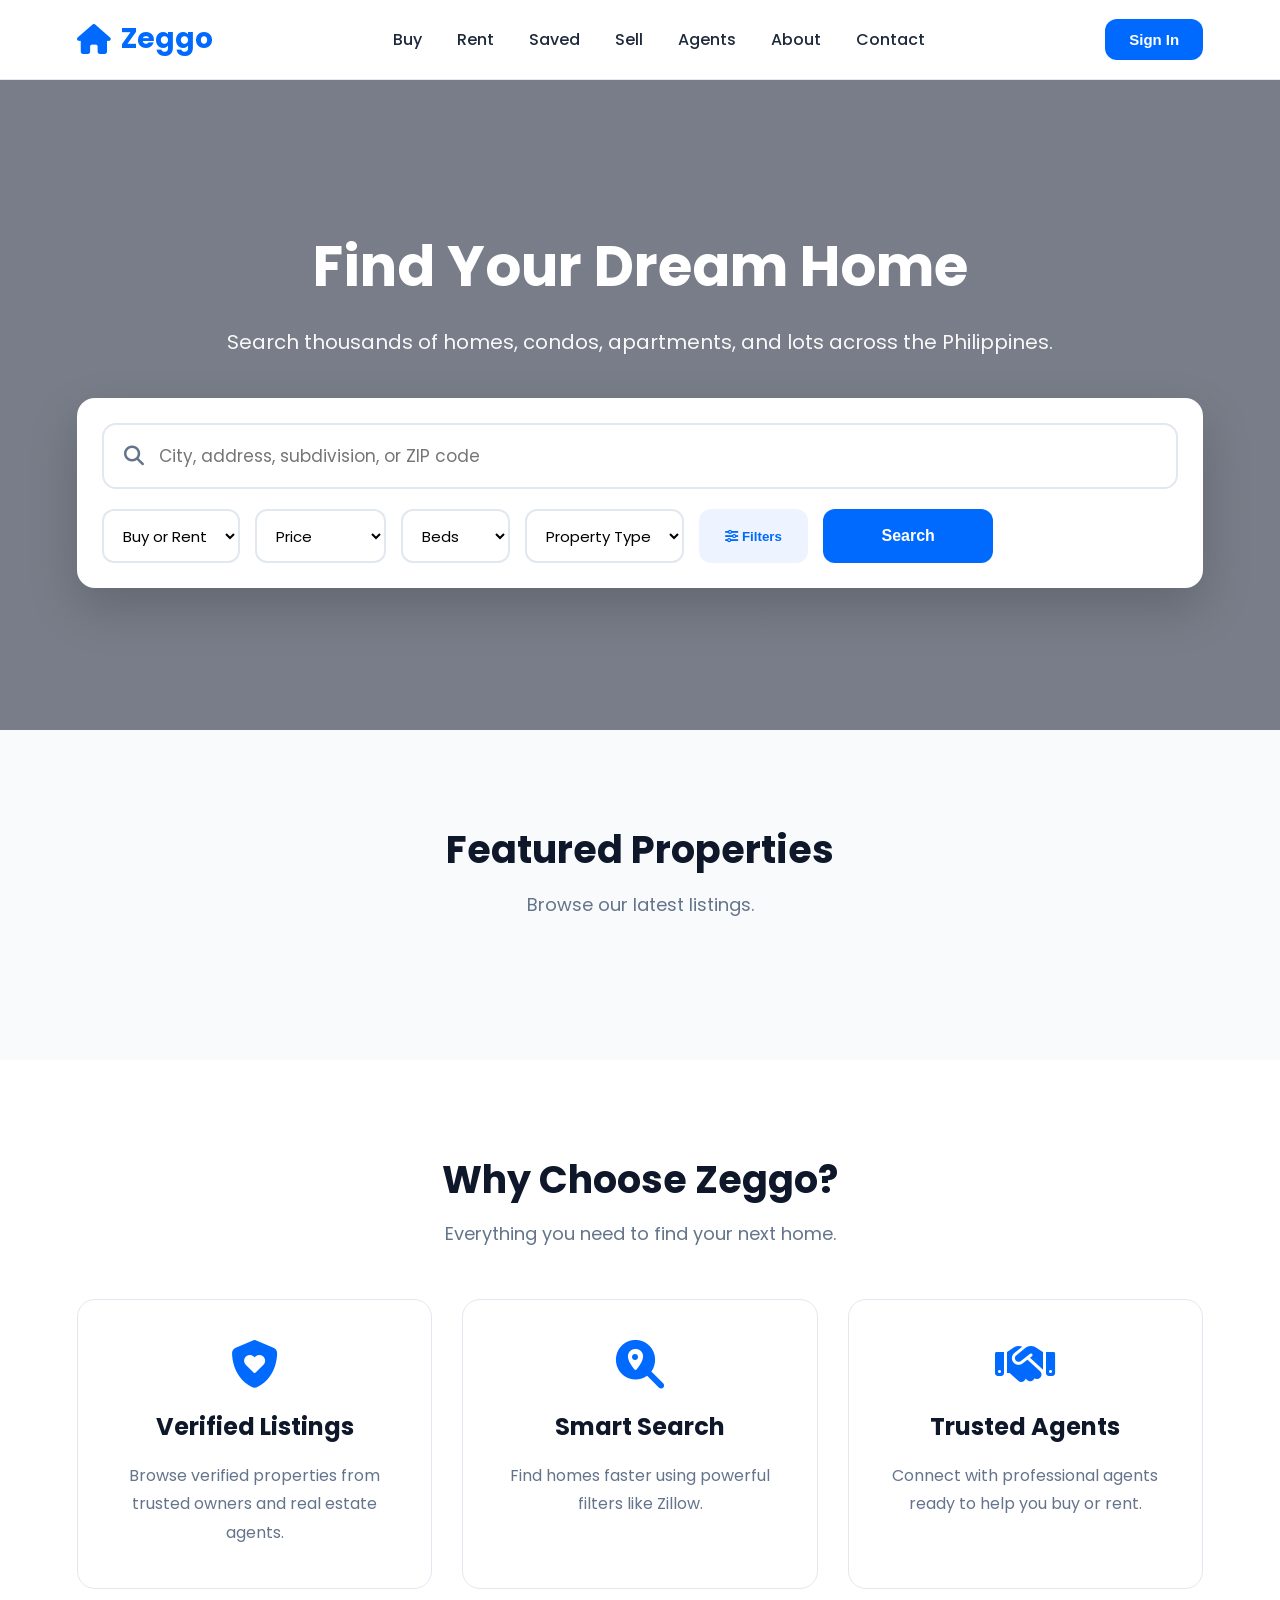
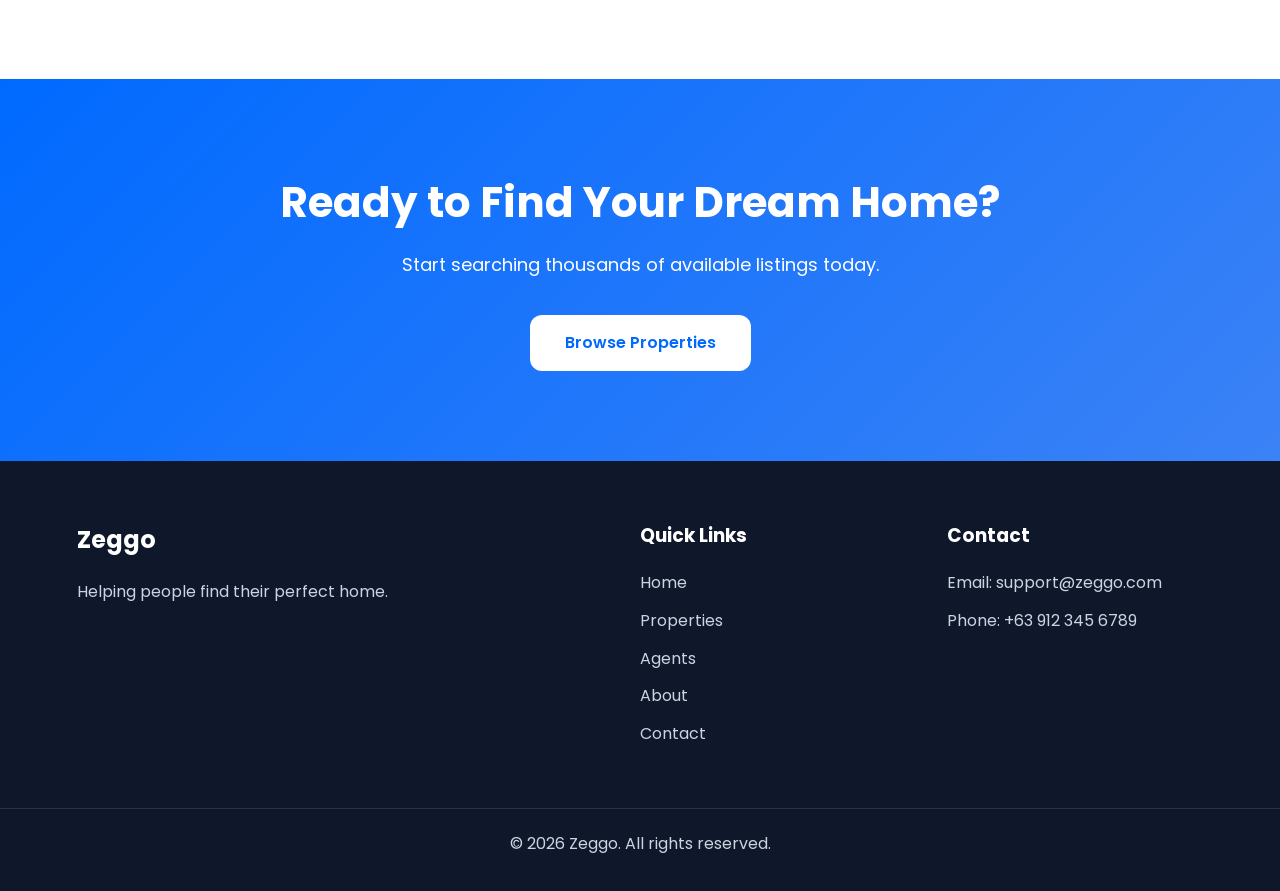
<file: index.html>
<!DOCTYPE html>
<html lang="en">

<head>
    <meta charset="UTF-8">
    <meta name="viewport" content="width=device-width, initial-scale=1.0">

    <title>Zeggo | Find Your Dream Home</title>

    <link rel="stylesheet" href="style.css">

    <!-- Google Font -->
    <link rel="preconnect" href="https://fonts.googleapis.com">
    <link rel="preconnect" href="https://fonts.gstatic.com" crossorigin>

    <link href="https://fonts.googleapis.com/css2?family=Poppins:wght@300;400;500;600;700&display=swap"
        rel="stylesheet">

    <!-- Font Awesome -->
    <link rel="stylesheet"
        href="https://cdnjs.cloudflare.com/ajax/libs/font-awesome/6.7.2/css/all.min.css">
</head>

<body>

    <!-- ================= HEADER ================= -->

    <header class="header">

        <div class="logo">

            <a href="index.html">

                <i class="fa-solid fa-house"></i>

                <span>Zeggo</span>

            </a>

        </div>

        <nav class="navbar">

            <ul>

                <li><a href="#">Buy</a></li>

                <li><a href="#">Rent</a></li>

                <li><a href="favorites.html">Saved</a></li>

                <li><a href="#">Sell</a></li>

                <li><a href="agents.html">Agents</a></li>

                <li><a href="about.html">About</a></li>

                <li><a href="contact.html">Contact</a></li>

            </ul>

        </nav>

        <div class="header-buttons">

            <button class="sign-in-btn">
                Sign In
            </button>

        </div>

        <!-- Mobile Menu -->

        <div class="menu-toggle">

            <i class="fa-solid fa-bars"></i>

        </div>

    </header>

    <!-- ============== HERO SECTION STARTS BELOW ============== -->

<main>

    <!-- Hero Section -->

    <section class="hero">

        <div class="hero-overlay"></div>

        <div class="hero-content">

            <h1>Find Your Dream Home</h1>

            <p>Search thousands of homes, condos, apartments, and lots across the Philippines.</p>

            <!-- Search Container -->

            <div class="search-container">

                <!-- Search Input -->

                <div class="search-box">

                    <i class="fa-solid fa-magnifying-glass"></i>

                    <input
                        type="text"
                        id="searchInput"
                        placeholder="City, address, subdivision, or ZIP code">

                </div>
                <div id="searchSuggestions" class="search-suggestions"></div>

                <!-- Filters -->

                <div class="filter-row">

                  <select id="statusFilter">
    <option value="all">Buy or Rent</option>
    <option value="sale">For Sale</option>
    <option value="rent">For Rent</option>
</select>
                    <select id="priceFilter">
                        <option value="all">Price</option>
                        <option value="1000000">Up to ₱1M</option>
                        <option value="3000000">Up to ₱3M</option>
                        <option value="5000000">Up to ₱5M</option>
                        <option value="10000000">₱10M+</option>
                    </select>

                    <select id="bedFilter">
                        <option value="all">Beds</option>
                        <option value="1">1+</option>
                        <option value="2">2+</option>
                        <option value="3">3+</option>
                        <option value="4">4+</option>
                        <option value="5">5+</option>
                    </select>

                    <select id="typeFilter">
                        <option value="all">Property Type</option>
                        <option value="House">House</option>
                        <option value="Condo">Condo</option>
                        <option value="Apartment">Apartment</option>
                        <option value="Townhouse">Townhouse</option>
                        <option value="Lot">Lot</option>
                    </select>

                    <button id="advancedFilterBtn" class="filter-btn">

                        <i class="fa-solid fa-sliders"></i>

                        Filters

                    </button>

                    <button id="searchBtn" class="search-btn">

                        Search

                    </button>

                </div>

            </div>

        </div>

    </section>

    <!-- Featured Properties -->

    <section class="featured">

        <div class="section-header">

            <h2>Featured Properties</h2>

            <p>Browse our latest listings.</p>

        </div>

        <!-- Property cards will be generated by JavaScript -->

        <div id="featuredProperties" class="property-grid">

        </div>

    </section>

        <!-- Why Choose Zeggo -->

    <section class="why-zeggo">

        <div class="section-header">

            <h2>Why Choose Zeggo?</h2>

            <p>Everything you need to find your next home.</p>

        </div>

        <div class="features-grid">

            <div class="feature-card">

                <i class="fa-solid fa-shield-heart"></i>

                <h3>Verified Listings</h3>

                <p>Browse verified properties from trusted owners and real estate agents.</p>

            </div>

            <div class="feature-card">

                <i class="fa-solid fa-magnifying-glass-location"></i>

                <h3>Smart Search</h3>

                <p>Find homes faster using powerful filters like Zillow.</p>

            </div>

            <div class="feature-card">

                <i class="fa-solid fa-handshake"></i>

                <h3>Trusted Agents</h3>

                <p>Connect with professional agents ready to help you buy or rent.</p>

            </div>

        </div>

    </section>

    <!-- Call To Action -->

    <section class="cta">

        <h2>Ready to Find Your Dream Home?</h2>

        <p>Start searching thousands of available listings today.</p>

        <a href="properties.html" class="cta-button">
            Browse Properties
        </a>

    </section>

</main>

<!-- Footer -->

<footer class="footer">

    <div class="footer-content">

        <div class="footer-logo">

            <h2>Zeggo</h2>

            <p>Helping people find their perfect home.</p>

        </div>

        <div class="footer-links">

            <h3>Quick Links</h3>

            <ul>

                <li><a href="index.html">Home</a></li>

                <li><a href="properties.html">Properties</a></li>

                <li><a href="agents.html">Agents</a></li>

                <li><a href="about.html">About</a></li>

                <li><a href="contact.html">Contact</a></li>

            </ul>

        </div>

        <div class="footer-contact">

            <h3>Contact</h3>

            <p>Email: support@zeggo.com</p>

            <p>Phone: +63 912 345 6789</p>

        </div>

    </div>

    <div class="footer-bottom">

        <p>&copy; 2026 Zeggo. All rights reserved.</p>

    </div>

</footer>

<script src="properties.js"></script>
<script src="script.js"></script>
<script src="favorites.js"></script>

</body>
</html>
</file>
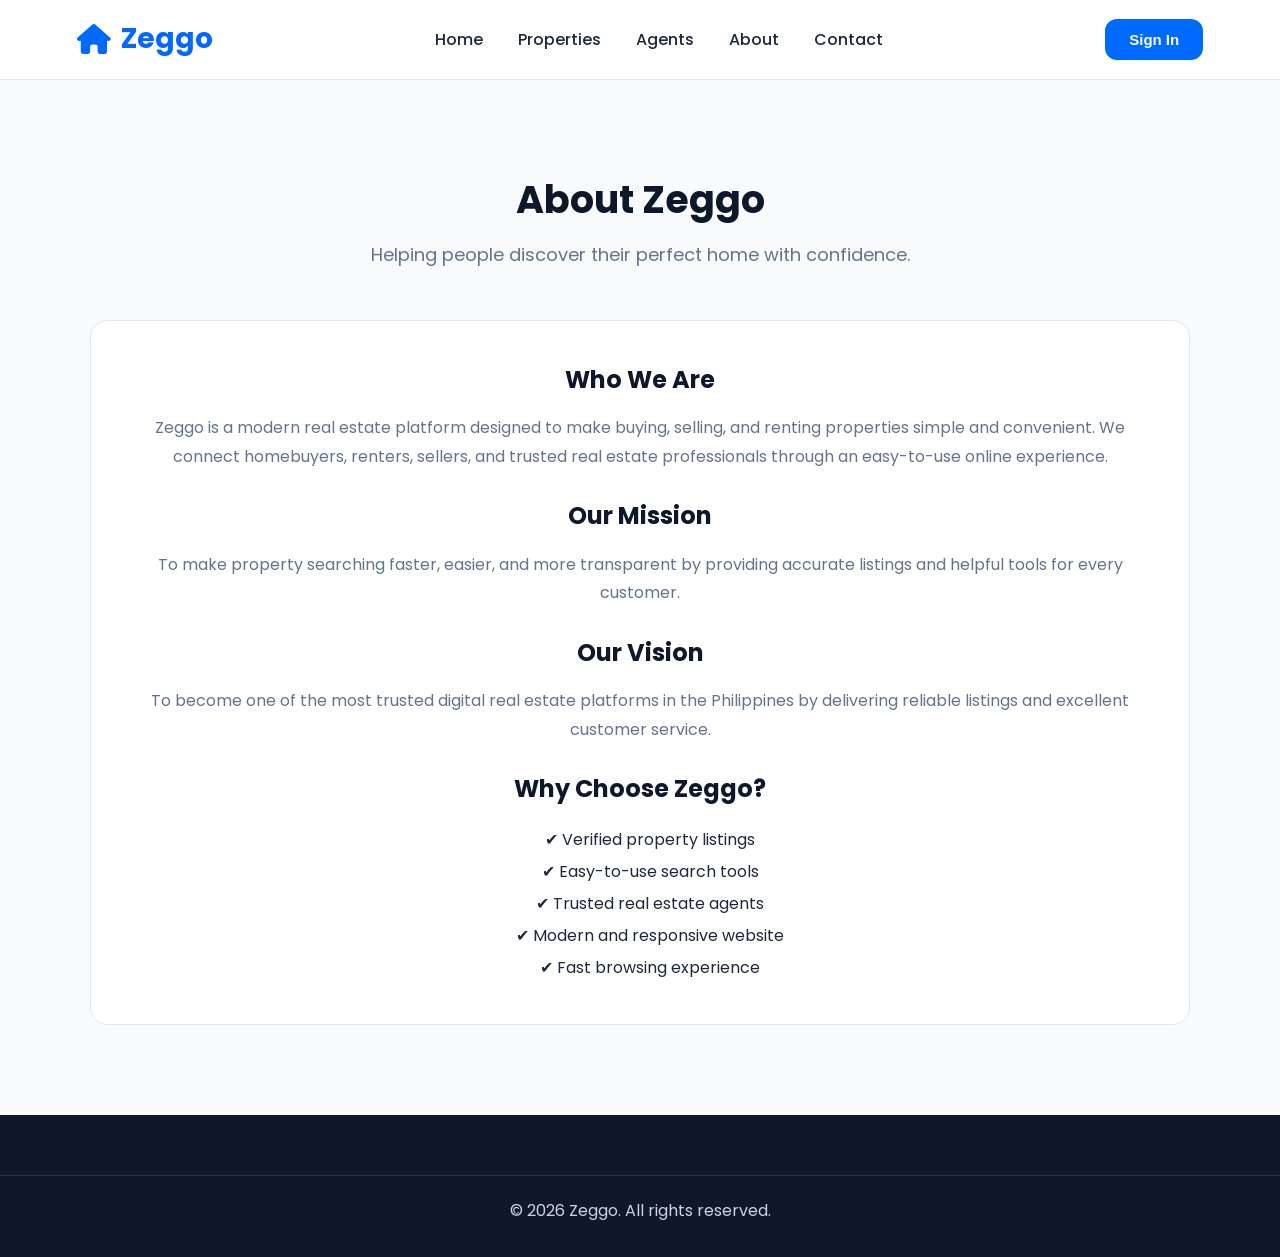
<file: about.html>
<!DOCTYPE html>
<html lang="en">

<head>

    <meta charset="UTF-8">

    <meta name="viewport" content="width=device-width, initial-scale=1.0">

    <title>About Us | Zeggo</title>

    <link rel="stylesheet" href="style.css">

    <link rel="preconnect" href="https://fonts.googleapis.com">

    <link rel="preconnect" href="https://fonts.gstatic.com" crossorigin>

    <link href="https://fonts.googleapis.com/css2?family=Poppins:wght@300;400;500;600;700&display=swap" rel="stylesheet">

    <link rel="stylesheet"
        href="https://cdnjs.cloudflare.com/ajax/libs/font-awesome/6.7.2/css/all.min.css">

</head>

<body>

<header class="header">

    <div class="logo">

        <a href="index.html">

            <i class="fa-solid fa-house"></i>

            <span>Zeggo</span>

        </a>

    </div>

    <nav class="navbar">

        <ul>

            <li><a href="index.html">Home</a></li>
            <li><a href="properties.html">Properties</a></li>
            <li><a href="agents.html">Agents</a></li>
            <li><a href="about.html">About</a></li>
            <li><a href="contact.html">Contact</a></li>

        </ul>

    </nav>

    <div class="header-buttons">

        <button class="sign-in-btn">

            Sign In

        </button>

    </div>

</header>

<main>

<section class="featured">

    <div class="section-header">

        <h2>About Zeggo</h2>

        <p>Helping people discover their perfect home with confidence.</p>

    </div>

    <div class="feature-card" style="max-width:1100px;margin:auto;">

        <h3>Who We Are</h3>

        <p>
            Zeggo is a modern real estate platform designed to make buying,
            selling, and renting properties simple and convenient.
            We connect homebuyers, renters, sellers, and trusted real estate
            professionals through an easy-to-use online experience.
        </p>

        <br>

        <h3>Our Mission</h3>

        <p>
            To make property searching faster, easier, and more transparent by
            providing accurate listings and helpful tools for every customer.
        </p>

        <br>

        <h3>Our Vision</h3>

        <p>
            To become one of the most trusted digital real estate platforms in
            the Philippines by delivering reliable listings and excellent customer
            service.
        </p>

        <br>

        <h3>Why Choose Zeggo?</h3>

        <ul style="padding-left:20px;line-height:2;">

            <li>✔ Verified property listings</li>

            <li>✔ Easy-to-use search tools</li>

            <li>✔ Trusted real estate agents</li>

            <li>✔ Modern and responsive website</li>

            <li>✔ Fast browsing experience</li>

        </ul>

    </div>

</section>

</main>

<footer class="footer">

    <div class="footer-bottom">

        <p>&copy; 2026 Zeggo. All rights reserved.</p>

    </div>

</footer>

</body>

</html>
</file>
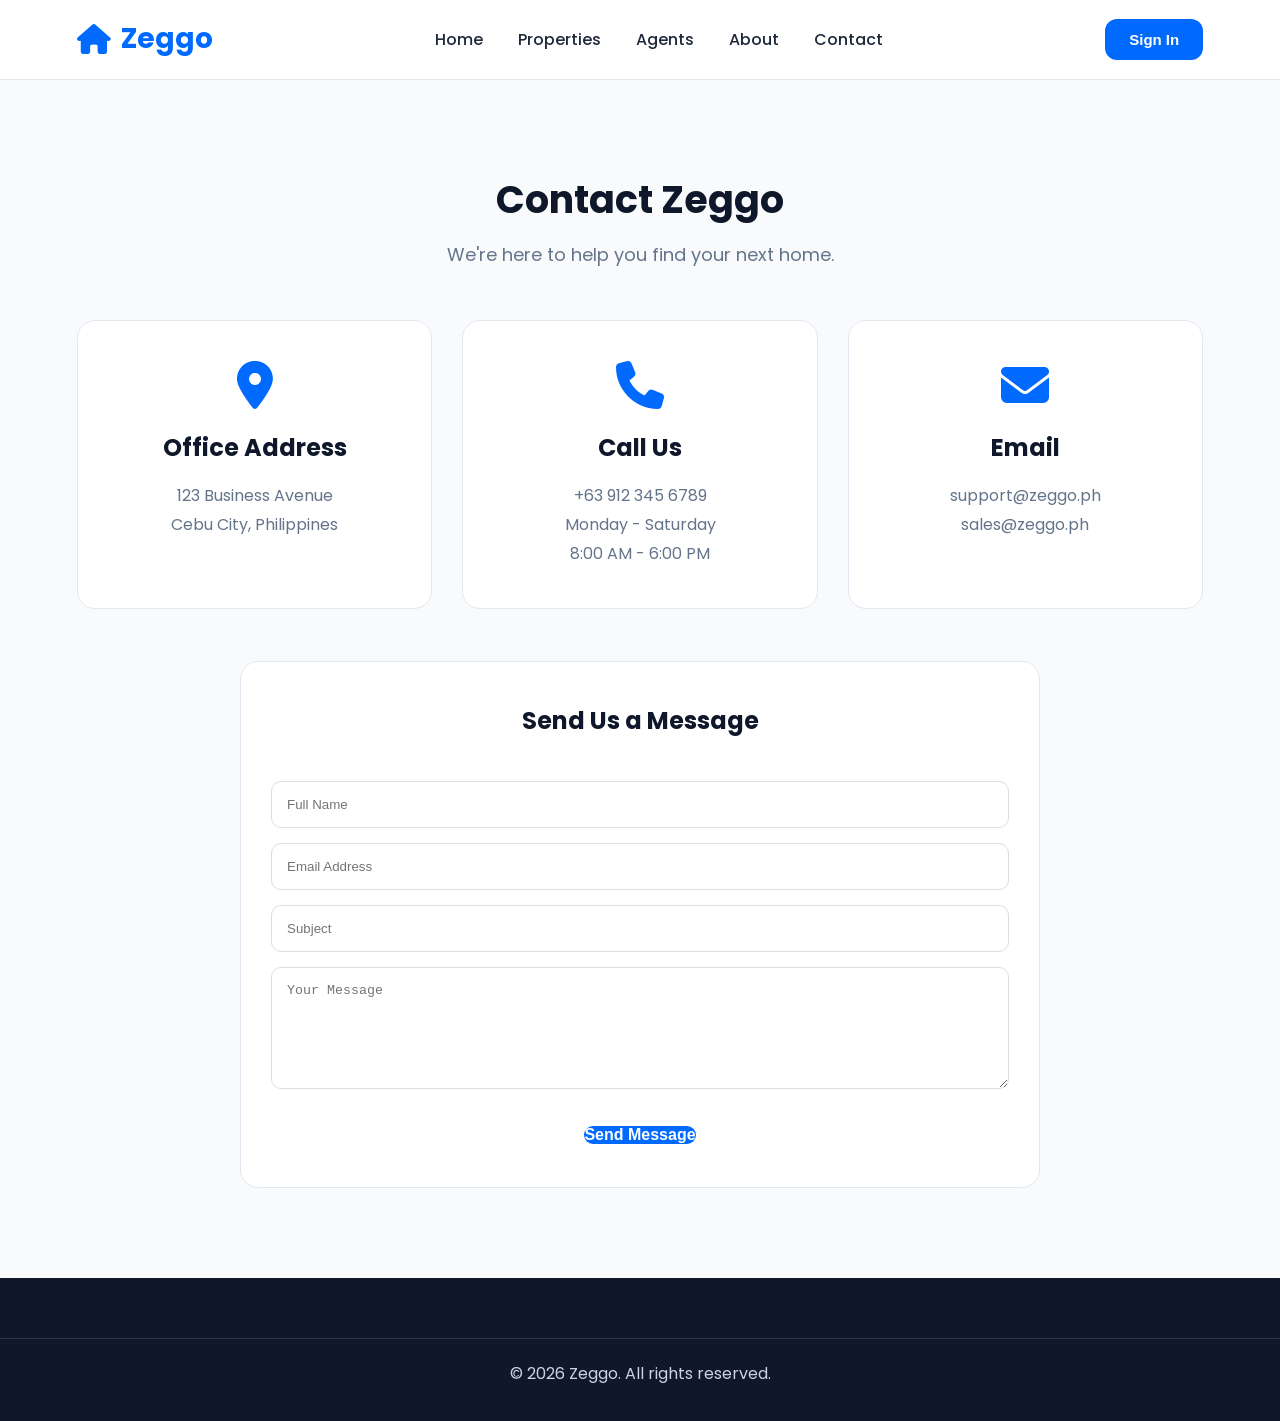
<file: contact.html>
<!DOCTYPE html>
<html lang="en">

<head>

    <meta charset="UTF-8">

    <meta name="viewport" content="width=device-width, initial-scale=1.0">

    <title>Contact Us | Zeggo</title>

    <link rel="stylesheet" href="style.css">

    <link rel="preconnect" href="https://fonts.googleapis.com">

    <link rel="preconnect" href="https://fonts.gstatic.com" crossorigin>

    <link href="https://fonts.googleapis.com/css2?family=Poppins:wght@300;400;500;600;700&display=swap" rel="stylesheet">

    <link rel="stylesheet"
        href="https://cdnjs.cloudflare.com/ajax/libs/font-awesome/6.7.2/css/all.min.css">

</head>

<body>

<header class="header">

    <div class="logo">

        <a href="index.html">

            <i class="fa-solid fa-house"></i>

            <span>Zeggo</span>

        </a>

    </div>

    <nav class="navbar">

        <ul>

            <li><a href="index.html">Home</a></li>
            <li><a href="properties.html">Properties</a></li>
            <li><a href="agents.html">Agents</a></li>
            <li><a href="about.html">About</a></li>
            <li><a href="contact.html">Contact</a></li>

        </ul>

    </nav>

    <div class="header-buttons">

        <button class="sign-in-btn">

            Sign In

        </button>

    </div>

</header>

<main>

<section class="featured">

    <div class="section-header">

        <h2>Contact Zeggo</h2>

        <p>We're here to help you find your next home.</p>

    </div>

    <div class="features-grid">

        <div class="feature-card">

            <i class="fa-solid fa-location-dot"></i>

            <h3>Office Address</h3>

            <p>123 Business Avenue</p>

            <p>Cebu City, Philippines</p>

        </div>

        <div class="feature-card">

            <i class="fa-solid fa-phone"></i>

            <h3>Call Us</h3>

            <p>+63 912 345 6789</p>

            <p>Monday - Saturday</p>

            <p>8:00 AM - 6:00 PM</p>

        </div>

        <div class="feature-card">

            <i class="fa-solid fa-envelope"></i>

            <h3>Email</h3>

            <p>support@zeggo.ph</p>

            <p>sales@zeggo.ph</p>

        </div>

    </div>

    <br><br>

    <div class="feature-card" style="max-width:800px;margin:auto;">

        <h3>Send Us a Message</h3>

        <br>

        <form>

            <input
                type="text"
                placeholder="Full Name"
                style="width:100%;padding:15px;margin-bottom:15px;border:1px solid #ddd;border-radius:10px;">

            <input
                type="email"
                placeholder="Email Address"
                style="width:100%;padding:15px;margin-bottom:15px;border:1px solid #ddd;border-radius:10px;">

            <input
                type="text"
                placeholder="Subject"
                style="width:100%;padding:15px;margin-bottom:15px;border:1px solid #ddd;border-radius:10px;">

            <textarea
                rows="6"
                placeholder="Your Message"
                style="width:100%;padding:15px;border:1px solid #ddd;border-radius:10px;"></textarea>

            <br><br>

            <button class="search-btn" type="submit">

                Send Message

            </button>

        </form>

    </div>

</section>

</main>

<footer class="footer">

    <div class="footer-bottom">

        <p>&copy; 2026 Zeggo. All rights reserved.</p>

    </div>

</footer>

</body>

</html>
</file>
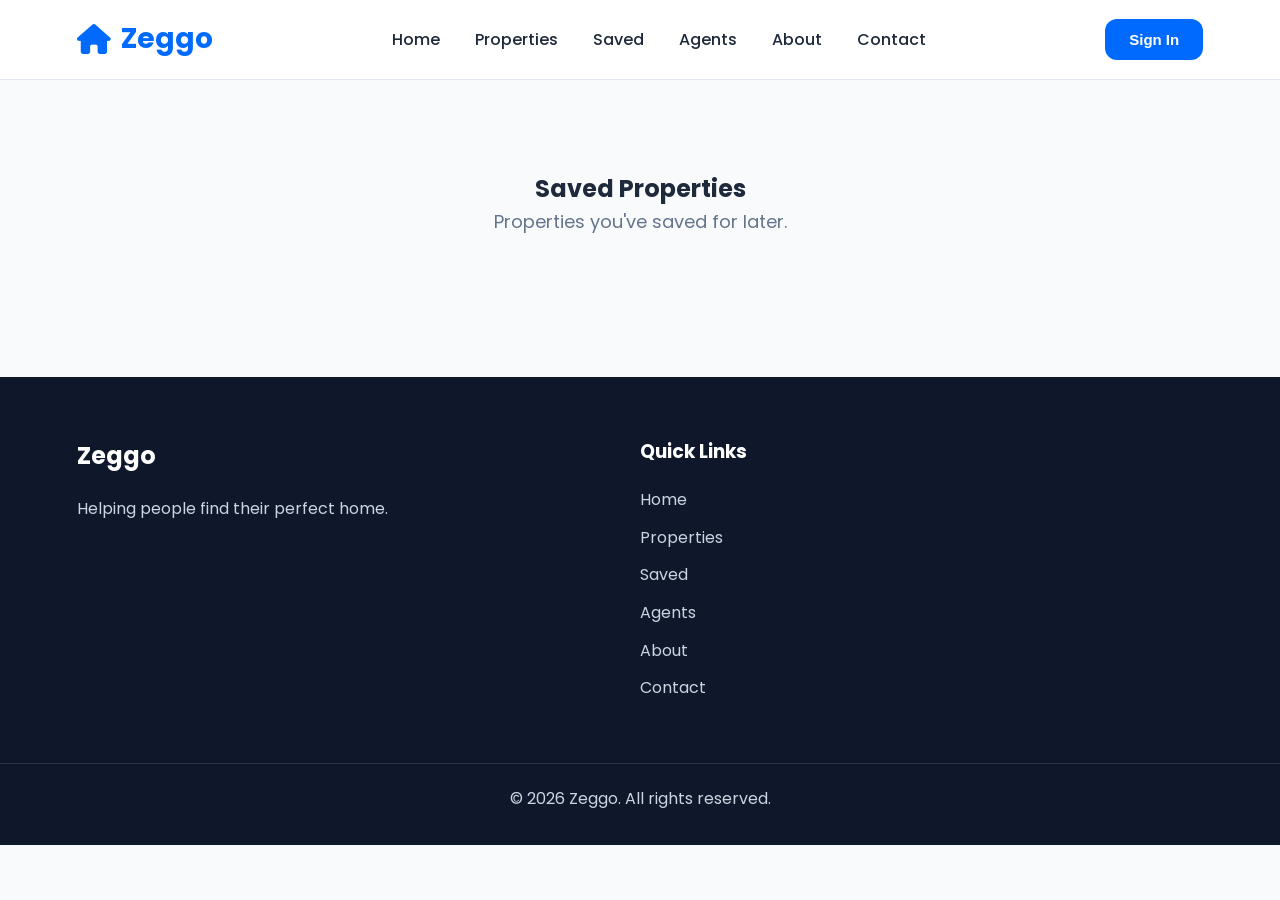
<file: favorites.html>
<!DOCTYPE html>
<html lang="en">

<head>

    <meta charset="UTF-8">

    <meta name="viewport" content="width=device-width, initial-scale=1.0">

    <title>Saved Properties | Zeggo</title>

    <link rel="stylesheet" href="style.css">

    <link rel="preconnect" href="https://fonts.googleapis.com">

    <link rel="preconnect" href="https://fonts.gstatic.com" crossorigin>

    <link
        href="https://fonts.googleapis.com/css2?family=Poppins:wght@300;400;500;600;700&display=swap"
        rel="stylesheet"
    >

    <link
        rel="stylesheet"
        href="https://cdnjs.cloudflare.com/ajax/libs/font-awesome/6.7.2/css/all.min.css"
    >

</head>

<body>

<header class="header">

    <div class="logo">

        <a href="index.html">

            <i class="fa-solid fa-house"></i>

            <span>Zeggo</span>

        </a>

    </div>


    <nav class="navbar">

        <ul>

            <li>
                <a href="index.html">Home</a>
            </li>

            <li>
                <a href="properties.html">Properties</a>
            </li>

            <li>
                <a href="favorites.html">Saved</a>
            </li>

            <li>
                <a href="agents.html">Agents</a>
            </li>

            <li>
                <a href="about.html">About</a>
            </li>

            <li>
                <a href="contact.html">Contact</a>
            </li>

        </ul>

    </nav>


    <div class="header-buttons">

        <button class="sign-in-btn">
            Sign In
        </button>

    </div>


    <div class="menu-toggle">

        <i class="fa-solid fa-bars"></i>

    </div>

</header>


<main>

    <section class="featured">

        <div class="section-header">

            <h1>Saved Properties</h1>

            <p>
                Properties you've saved for later.
            </p>

        </div>


        <div
            id="savedProperties"
            class="property-grid"
        >

        </div>

    </section>

</main>


<footer class="footer">

    <div class="footer-content">

        <div class="footer-logo">

            <h2>Zeggo</h2>

            <p>
                Helping people find their perfect home.
            </p>

        </div>


        <div class="footer-links">

            <h3>Quick Links</h3>

            <ul>

                <li>
                    <a href="index.html">Home</a>
                </li>

                <li>
                    <a href="properties.html">Properties</a>
                </li>

                <li>
                    <a href="favorites.html">Saved</a>
                </li>

                <li>
                    <a href="agents.html">Agents</a>
                </li>

                <li>
                    <a href="about.html">About</a>
                </li>

                <li>
                    <a href="contact.html">Contact</a>
                </li>

            </ul>

        </div>

    </div>


    <div class="footer-bottom">

        <p>
            &copy; 2026 Zeggo. All rights reserved.
        </p>

    </div>

</footer>


<script src="properties.js"></script>
<script src="favorites-page.js"></script>

</body>

</html>
</file>
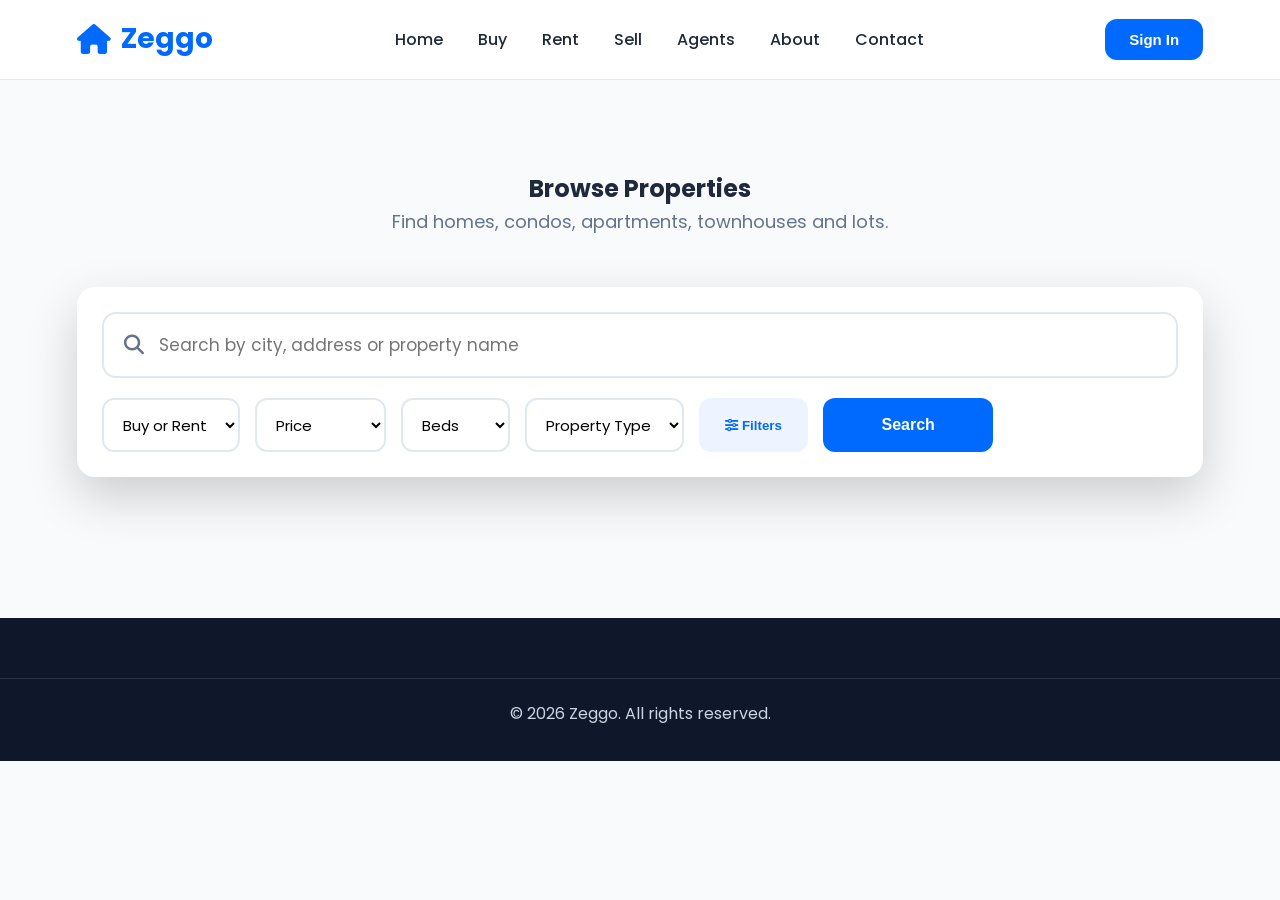
<file: properties.html>
<!DOCTYPE html>
<html lang="en">

<head>

    <meta charset="UTF-8">

    <meta name="viewport" content="width=device-width, initial-scale=1.0">

    <title>All Properties | Zeggo</title>

    <link rel="stylesheet" href="style.css">

    <link rel="preconnect" href="https://fonts.googleapis.com">

    <link rel="preconnect" href="https://fonts.gstatic.com" crossorigin>

    <link href="https://fonts.googleapis.com/css2?family=Poppins:wght@300;400;500;600;700&display=swap" rel="stylesheet">

    <link rel="stylesheet"
    href="https://cdnjs.cloudflare.com/ajax/libs/font-awesome/6.7.2/css/all.min.css">

</head>

<body>

<header class="header">

    <div class="logo">

        <a href="index.html">

            <i class="fa-solid fa-house"></i>

            <span>Zeggo</span>

        </a>

    </div>

    <nav class="navbar">

        <ul>

            <li><a href="index.html">Home</a></li>

            <li><a href="#">Buy</a></li>

            <li><a href="#">Rent</a></li>

            <li><a href="#">Sell</a></li>

            <li><a href="agents.html">Agents</a></li>

            <li><a href="about.html">About</a></li>

            <li><a href="contact.html">Contact</a></li>

        </ul>

    </nav>

    <div class="header-buttons">

        <button class="sign-in-btn">

            Sign In

        </button>

    </div>

</header>

<main>

<section class="featured">

<div class="section-header">

<h1>Browse Properties</h1>

<p>Find homes, condos, apartments, townhouses and lots.</p>

</div>

<div class="search-container">

<div class="search-box">

<i class="fa-solid fa-magnifying-glass"></i>

<input
type="text"
id="searchInput"
placeholder="Search by city, address or property name">

</div>

<div class="filter-row">

<select id="statusFilter">

<option value="all">Buy or Rent</option>

<option value="sale">For Sale</option>

<option value="rent">For Rent</option>

</select>

<select id="priceFilter">

<option value="all">Price</option>

<option value="1000000">Up to ₱1M</option>

<option value="3000000">Up to ₱3M</option>

<option value="5000000">Up to ₱5M</option>

<option value="10000000">₱10M+</option>

</select>

<select id="bedFilter">

<option value="all">Beds</option>

<option value="1">1+</option>

<option value="2">2+</option>

<option value="3">3+</option>

<option value="4">4+</option>

<option value="5">5+</option>

</select>

<select id="typeFilter">

<option value="all">Property Type</option>

<option value="House">House</option>

<option value="Condo">Condo</option>

<option value="Apartment">Apartment</option>

<option value="Townhouse">Townhouse</option>

<option value="Lot">Lot</option>

</select>

<button class="filter-btn">

<i class="fa-solid fa-sliders"></i>

Filters

</button>

<button id="searchBtn" class="search-btn">

Search

</button>

</div>

</div>

<br><br>

<div
id="featuredProperties"
class="property-grid">

</div>

</section>

</main>

<footer class="footer">

<div class="footer-bottom">

<p>

© 2026 Zeggo. All rights reserved.

</p>

</div>

</footer>

<script src="properties.js"></script>

<script src="script.js"></script>

</body>

</html>
</file>
<file: style.css>
/* ==========================================
   ZEGGO REAL ESTATE
   STYLE.CSS
   Part 1
========================================== */

/* ---------- Google Font ---------- */

@import url('https://fonts.googleapis.com/css2?family=Poppins:wght@300;400;500;600;700;800&display=swap');

/* ---------- Reset ---------- */

*{
    margin:0;
    padding:0;
    box-sizing:border-box;
}

html{
    scroll-behavior:smooth;
}

body{

    font-family:'Poppins',sans-serif;

    background:#f8fafc;

    color:#1e293b;

    line-height:1.6;

}

/* ---------- Variables ---------- */

:root{

    --primary:#006AFF;

    --primary-dark:#0056d6;

    --secondary:#0F172A;

    --background:#F8FAFC;

    --white:#ffffff;

    --gray:#64748b;

    --border:#e2e8f0;

    --shadow:0 10px 30px rgba(0,0,0,.08);

    --radius:14px;

}

/* ---------- Links ---------- */

a{

    text-decoration:none;

    color:inherit;

}

/* ---------- Images ---------- */

img{

    max-width:100%;

    display:block;

}

/* ---------- Lists ---------- */

ul{

    list-style:none;

}

/* ==========================================
   HEADER
========================================== */

.header{

    position:sticky;

    top:0;

    z-index:1000;

    background:var(--white);

    height:80px;

    display:flex;

    align-items:center;

    justify-content:space-between;

    padding:0 6%;

    border-bottom:1px solid var(--border);

}

.logo a{

    display:flex;

    align-items:center;

    gap:10px;

    font-size:28px;

    font-weight:700;

    color:var(--primary);

}

.logo i{

    font-size:30px;

}

/* ---------- Navigation ---------- */

.navbar ul{

    display:flex;

    align-items:center;

    gap:35px;

}

.navbar a{

    font-weight:500;

    transition:.3s;

}

.navbar a:hover{

    color:var(--primary);

}

/* ---------- Buttons ---------- */

.header-buttons{

    display:flex;

    align-items:center;

}

.sign-in-btn{

    background:var(--primary);

    color:#fff;

    border:none;

    padding:12px 24px;

    border-radius:12px;

    font-size:15px;

    font-weight:600;

    cursor:pointer;

    transition:.3s;

}

.sign-in-btn:hover{

    background:var(--primary-dark);

    transform:translateY(-2px);

}

/* ---------- Mobile Menu ---------- */

.menu-toggle{

    display:none;

    font-size:28px;

    cursor:pointer;

}

/* ==========================================
   HERO SECTION
========================================== */

.hero{

    position:relative;

    min-height:650px;

    display:flex;

    justify-content:center;

    align-items:center;

    text-align:center;

    padding:80px 6%;

    background:
    linear-gradient(rgba(15,23,42,.55),rgba(15,23,42,.55)),
    url("https://images.unsplash.com/photo-1560518883-ce09059eeffa?auto=format&fit=crop&w=1600&q=80");

    background-size:cover;

    background-position:center;

    background-repeat:no-repeat;

}

.hero-overlay{

    position:absolute;

    inset:0;

}

.hero-content{

    position:relative;

    width:100%;

    max-width:1200px;

    z-index:2;

}

.hero h1{

    color:#fff;

    font-size:56px;

    font-weight:700;

    margin-bottom:15px;

}

.hero p{

    color:#fff;

    font-size:20px;

    margin-bottom:40px;

    opacity:.95;

}

/* ==========================================
   SEARCH CONTAINER
========================================== */

.search-container{

    background:#fff;

    border-radius:18px;

    padding:25px;

    box-shadow:0 20px 50px rgba(0,0,0,.18);

    max-width:1150px;

    margin:auto;

}

/* Search Box */

.search-box{

    display:flex;

    align-items:center;

    gap:15px;

    border:2px solid var(--border);

    border-radius:14px;

    padding:18px 20px;

    margin-bottom:20px;

    transition:.3s;

}

.search-box:focus-within{

    border-color:var(--primary);

}

.search-box i{

    color:var(--gray);

    font-size:20px;

}

.search-box input{

    width:100%;

    border:none;

    outline:none;

    font-size:17px;

    font-family:'Poppins',sans-serif;

}

/* ==========================================
   FILTER ROW
========================================== */

.filter-row{

    display:grid;

    grid-template-columns:
    repeat(5,1fr)
    170px
    170px;

    gap:15px;

}

.filter-row select{

    height:54px;

    border:2px solid var(--border);

    border-radius:12px;

    padding:0 15px;

    background:#fff;

    cursor:pointer;

    font-size:15px;

    font-family:'Poppins',sans-serif;

    transition:.3s;

}

.filter-row select:hover{

    border-color:var(--primary);

}

.filter-btn{

    border:none;

    background:#eef4ff;

    color:var(--primary);

    border-radius:12px;

    font-weight:600;

    cursor:pointer;

    transition:.3s;

}

.filter-btn:hover{

    background:var(--primary);

    color:#fff;

}

.search-btn{

    border:none;

    background:var(--primary);

    color:#fff;

    border-radius:12px;

    font-size:16px;

    font-weight:600;

    cursor:pointer;

    transition:.3s;

}

.search-btn:hover{

    background:var(--primary-dark);

    transform:translateY(-2px);

}

/* ==========================================
   FEATURED PROPERTIES
========================================== */

.featured{

    padding:90px 6%;

    background:var(--background);

}

.section-header{

    text-align:center;

    margin-bottom:50px;

}

.section-header h2{

    font-size:38px;

    color:var(--secondary);

    margin-bottom:10px;

}

.section-header p{

    color:var(--gray);

    font-size:18px;

}

/* ==========================================
   PROPERTY GRID
========================================== */

.property-grid{

    display:grid;

    grid-template-columns:repeat(auto-fit,minmax(340px,1fr));

    gap:30px;

}

/* ==========================================
   PROPERTY CARD
========================================== */

.property-card{

    background:#fff;

    border-radius:18px;

    overflow:hidden;

    box-shadow:var(--shadow);

    transition:.35s;

    cursor:pointer;

}

.property-card:hover{

    transform:translateY(-8px);

    box-shadow:0 20px 45px rgba(0,0,0,.15);

}

/* Image */

.property-image{

    position:relative;

    height:240px;

    overflow:hidden;

}

.property-image img{

    width:100%;

    height:100%;

    object-fit:cover;

    transition:.4s;

}

.property-card:hover .property-image img{

    transform:scale(1.06);

}

/* Status Badge */

.property-status{

    position:absolute;

    top:15px;

    left:15px;

    background:var(--primary);

    color:#fff;

    padding:7px 14px;

    border-radius:30px;

    font-size:13px;

    font-weight:600;

}

/* Favorite Button */

.favorite-btn{

    position:absolute;

    top:15px;

    right:15px;

    width:42px;

    height:42px;

    border:none;

    border-radius:50%;

    background:rgba(255,255,255,.95);

    cursor:pointer;

    font-size:18px;

    transition:.3s;

}

.favorite-btn:hover{

    background:var(--primary);

    color:#fff;

}

/* Card Content */

.property-content{

    padding:22px;

}

.property-price{

    font-size:28px;

    color:var(--primary);

    font-weight:700;

    margin-bottom:10px;

}

.property-title{

    font-size:22px;

    font-weight:600;

    color:var(--secondary);

    margin-bottom:8px;

}

.property-location{

    color:var(--gray);

    margin-bottom:20px;

}

/* Property Details */

.property-details{

    display:flex;

    justify-content:space-between;

    align-items:center;

    margin-bottom:22px;

    border-top:1px solid var(--border);

    border-bottom:1px solid var(--border);

    padding:18px 0;

}

.property-details span{

    display:flex;

    align-items:center;

    gap:6px;

    color:var(--gray);

    font-size:15px;

}

/* Button */

.view-details{

    display:block;

    width:100%;

    text-align:center;

    background:var(--primary);

    color:#fff;

    padding:14px;

    border-radius:12px;

    font-weight:600;

    transition:.3s;

}

.view-details:hover{

    background:var(--primary-dark);

}

/* ==========================================
   WHY CHOOSE ZEGGO
========================================== */

.why-zeggo{

    padding:90px 6%;

    background:#fff;

}

.features-grid{

    display:grid;

    grid-template-columns:repeat(auto-fit,minmax(280px,1fr));

    gap:30px;

}

.feature-card{

    background:#fff;

    border:1px solid var(--border);

    border-radius:18px;

    padding:40px 30px;

    text-align:center;

    transition:.3s;

}

.feature-card:hover{

    transform:translateY(-8px);

    box-shadow:var(--shadow);

}

.feature-card i{

    font-size:48px;

    color:var(--primary);

    margin-bottom:20px;

}

.feature-card h3{

    font-size:24px;

    margin-bottom:15px;

    color:var(--secondary);

}

.feature-card p{

    color:var(--gray);

    line-height:1.8;

}

/* ==========================================
   CTA SECTION
========================================== */

.cta{

    padding:90px 6%;

    text-align:center;

    background:linear-gradient(135deg,var(--primary),#3b82f6);

    color:#fff;

}

.cta h2{

    font-size:42px;

    margin-bottom:15px;

}

.cta p{

    font-size:18px;

    margin-bottom:35px;

}

.cta-button{

    display:inline-block;

    background:#fff;

    color:var(--primary);

    padding:15px 35px;

    border-radius:12px;

    font-weight:600;

    transition:.3s;

}

.cta-button:hover{

    transform:translateY(-3px);

}

/* ==========================================
   FOOTER
========================================== */

.footer{

    background:var(--secondary);

    color:#fff;

    padding-top:60px;

}

.footer-content{

    max-width:1300px;

    margin:auto;

    padding:0 6% 50px;

    display:grid;

    grid-template-columns:2fr 1fr 1fr;

    gap:50px;

}

.footer h2,
.footer h3{

    margin-bottom:20px;

}

.footer p{

    color:#cbd5e1;

    margin-bottom:12px;

}

.footer ul{

    padding:0;

}

.footer li{

    margin-bottom:12px;

}

.footer a{

    color:#cbd5e1;

    transition:.3s;

}

.footer a:hover{

    color:#fff;

}

.footer-bottom{

    border-top:1px solid rgba(255,255,255,.12);

    text-align:center;

    padding:22px;

    color:#cbd5e1;

}

/* ==========================================
   RESPONSIVE DESIGN
========================================== */

@media (max-width:1100px){

    .hero h1{

        font-size:46px;

    }

    .filter-row{

        grid-template-columns:repeat(2,1fr);

    }

}

@media (max-width:900px){

    .navbar{

        display:none;

    }

    .menu-toggle{

        display:block;

    }

    .header{

        padding:0 25px;

    }

    .footer-content{

        grid-template-columns:1fr;

        text-align:center;

    }

}

@media (max-width:768px){

    .hero{

        min-height:700px;

        padding:70px 20px;

    }

    .hero h1{

        font-size:36px;

    }

    .hero p{

        font-size:17px;

    }

    .search-container{

        padding:18px;

    }

    .filter-row{

        grid-template-columns:1fr;

    }

    .search-btn,
    .filter-btn{

        height:54px;

    }

    .property-grid{

        grid-template-columns:1fr;

    }

    .section-header h2{

        font-size:30px;

    }

    .cta h2{

        font-size:32px;

    }

}

@media (max-width:480px){

    .logo a{

        font-size:24px;

    }

    .hero h1{

        font-size:30px;

    }

    .hero p{

        font-size:16px;

    }

}

/* ==========================================
   PROPERTY DETAILS PAGE
========================================== */

.property-page{

    display:grid;

    grid-template-columns:1.2fr 1fr;

    gap:40px;

    align-items:start;

}

.property-image-container{

    background:#fff;

    border-radius:18px;

    overflow:hidden;

    box-shadow:var(--shadow);

}

.property-image-container img{

    width:100%;

    height:550px;

    object-fit:cover;

    display:block;

}

.property-info{

    background:#fff;

    padding:35px;

    border-radius:18px;

    box-shadow:var(--shadow);

}

.property-info h1{

    font-size:36px;

    color:var(--secondary);

    margin:15px 0;

}

.property-info h3{

    margin-top:35px;

    margin-bottom:15px;

    font-size:24px;

    color:var(--secondary);

}

.property-info .property-price{

    font-size:34px;

    font-weight:700;

    color:var(--primary);

    margin-bottom:15px;

}

.property-info .property-location{

    font-size:18px;

    color:var(--gray);

    margin-bottom:25px;

}

.property-info .property-details{

    display:grid;

    grid-template-columns:repeat(2,1fr);

    gap:20px;

    margin:30px 0;

    border-top:1px solid var(--border);

    border-bottom:1px solid var(--border);

    padding:25px 0;

}

.property-info .property-details span{

    display:flex;

    align-items:center;

    gap:10px;

    font-size:16px;

}

.property-info .property-details i{

    color:var(--primary);

    font-size:18px;

}

#propertyDescription{

    color:var(--gray);

    line-height:1.8;

}

/* ==========================================
   RESPONSIVE PROPERTY PAGE
========================================== */

@media(max-width:900px){

    .property-page{

        grid-template-columns:1fr;

    }

    .property-image-container img{

        height:350px;

    }

}

/* ==========================================
   SEARCH SUGGESTIONS
========================================== */

.search-container{

    position:relative;

}

.search-suggestions{

    position:absolute;

    top:100%;

    left:0;

    width:100%;

    background:#fff;

    border-radius:14px;

    box-shadow:0 10px 30px rgba(0,0,0,.12);

    margin-top:8px;

    overflow:hidden;

    display:none;

    z-index:1000;

}

.search-suggestion{

    padding:14px 18px;

    cursor:pointer;

    display:flex;

    align-items:center;

    gap:12px;

    transition:.2s;

}

.search-suggestion:hover{

    background:#f5f7fa;

}

.search-suggestion i{

    color:#2563eb;

}
</file>
